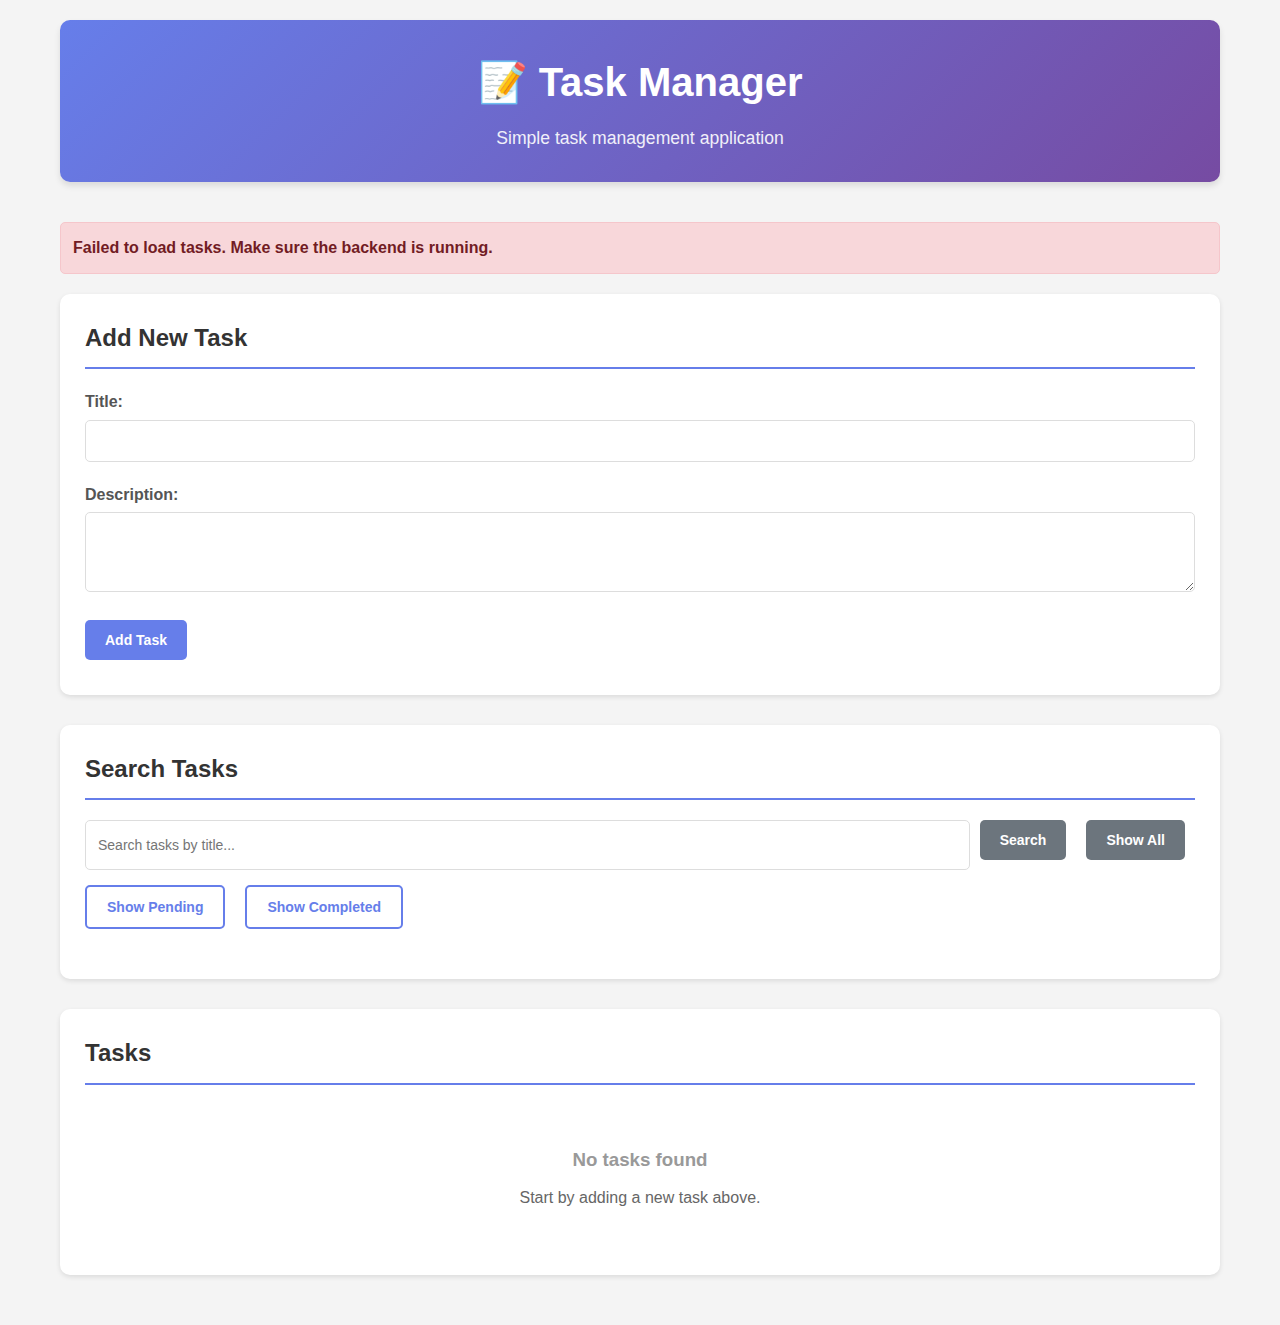
<file: frontend/index.html>
<!DOCTYPE html>
<html lang="en">
<head>
    <meta charset="UTF-8">
    <meta name="viewport" content="width=device-width, initial-scale=1.0">
    <title>Task Manager</title>
    <link rel="stylesheet" href="styles.css">
</head>
<body>
    <div class="container">
        <header>
            <h1>📝 Task Manager</h1>
            <p>Simple task management application</p>
        </header>

        <main>
            <!-- Add Task Form -->
            <section class="add-task-section">
                <h2>Add New Task</h2>
                <form id="task-form">
                    <div class="form-group">
                        <label for="task-title">Title:</label>
                        <input type="text" id="task-title" name="title" required>
                    </div>
                    <div class="form-group">
                        <label for="task-description">Description:</label>
                        <textarea id="task-description" name="description" rows="3"></textarea>
                    </div>
                    <button type="submit" class="btn btn-primary">Add Task</button>
                </form>
            </section>

            <!-- Search Tasks -->
            <section class="search-section">
                <h2>Search Tasks</h2>
                <div class="search-controls">
                    <input type="text" id="search-input" placeholder="Search tasks by title...">
                    <button id="search-btn" class="btn btn-secondary">Search</button>
                    <button id="show-all-btn" class="btn btn-secondary">Show All</button>
                </div>
                <div class="filter-controls">
                    <button id="show-pending-btn" class="btn btn-outline">Show Pending</button>
                    <button id="show-completed-btn" class="btn btn-outline">Show Completed</button>
                </div>
            </section>

            <!-- Tasks List -->
            <section class="tasks-section">
                <h2>Tasks</h2>
                <div id="tasks-container">
                    <div id="loading" class="loading">Loading tasks...</div>
                </div>
            </section>
        </main>
    </div>

    <!-- Edit Task Modal -->
    <div id="edit-modal" class="modal">
        <div class="modal-content">
            <span class="close">&times;</span>
            <h2>Edit Task</h2>
            <form id="edit-task-form">
                <input type="hidden" id="edit-task-id">
                <div class="form-group">
                    <label for="edit-task-title">Title:</label>
                    <input type="text" id="edit-task-title" name="title" required>
                </div>
                <div class="form-group">
                    <label for="edit-task-description">Description:</label>
                    <textarea id="edit-task-description" name="description" rows="3"></textarea>
                </div>
                <div class="form-group">
                    <label for="edit-task-completed">
                        <input type="checkbox" id="edit-task-completed" name="completed">
                        Completed
                    </label>
                </div>
                <button type="submit" class="btn btn-primary">Update Task</button>
                <button type="button" class="btn btn-secondary" onclick="closeEditModal()">Cancel</button>
            </form>
        </div>
    </div>

    <script src="script.js"></script>
</body>
</html>
</file>
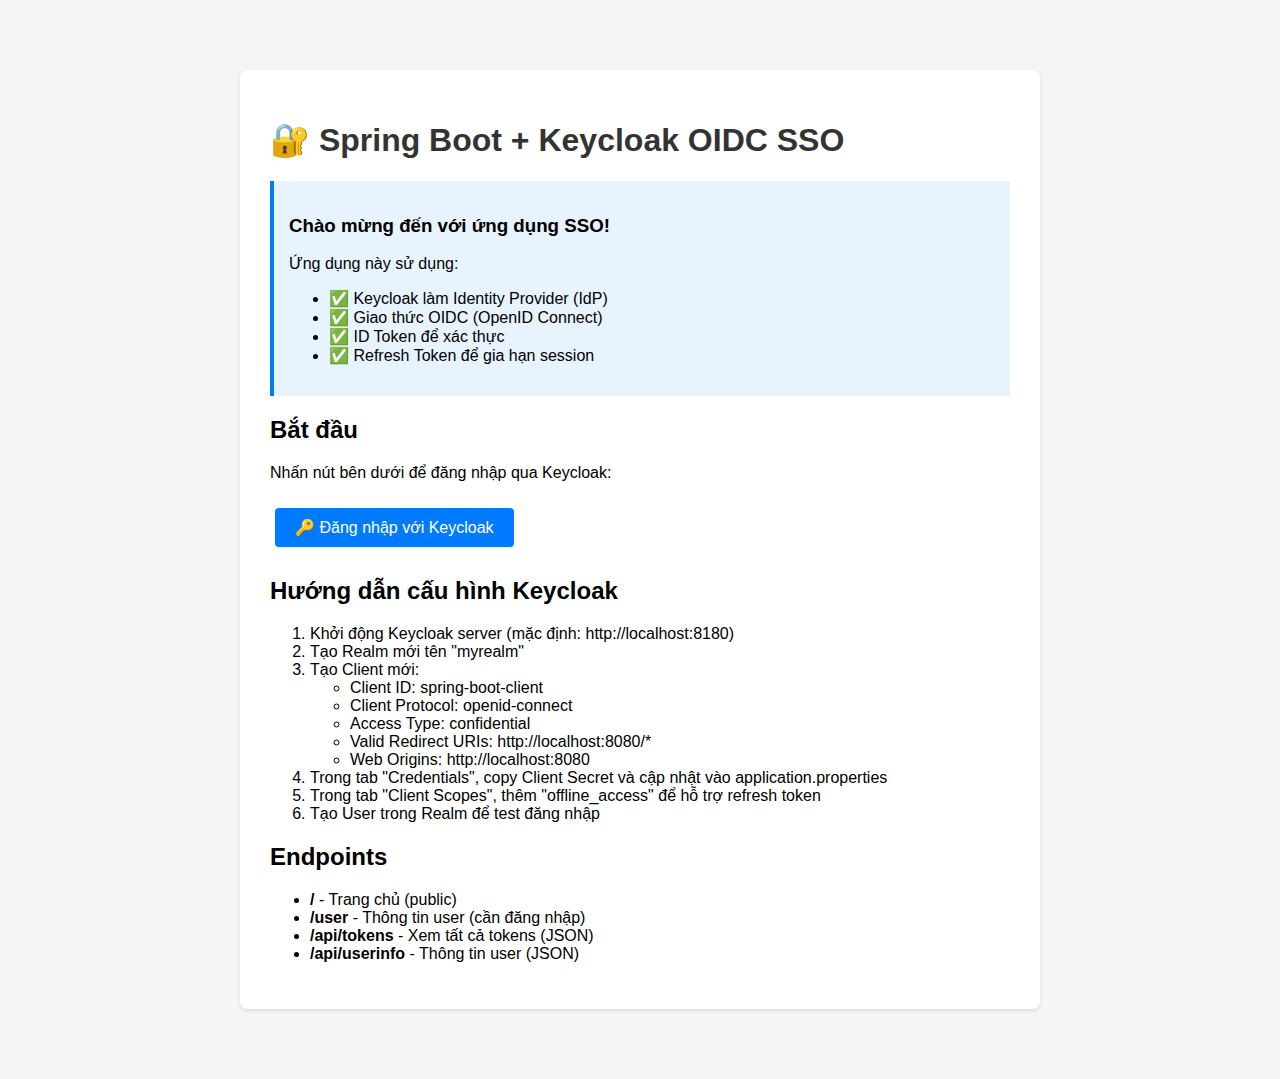
<file: assignment_4/src/main/resources/templates/index.html>
<!DOCTYPE html>
<html xmlns:th="http://www.thymeleaf.org">
<head>
    <meta charset="UTF-8">
    <meta name="viewport" content="width=device-width, initial-scale=1.0">
    <title>Spring Boot + Keycloak OIDC SSO</title>
    <style>
        body {
            font-family: Arial, sans-serif;
            max-width: 800px;
            margin: 50px auto;
            padding: 20px;
            background-color: #f5f5f5;
        }
        .container {
            background-color: white;
            padding: 30px;
            border-radius: 8px;
            box-shadow: 0 2px 4px rgba(0,0,0,0.1);
        }
        h1 {
            color: #333;
        }
        .btn {
            display: inline-block;
            padding: 10px 20px;
            margin: 10px 5px;
            background-color: #007bff;
            color: white;
            text-decoration: none;
            border-radius: 4px;
            border: none;
            cursor: pointer;
        }
        .btn:hover {
            background-color: #0056b3;
        }
        .info {
            background-color: #e7f3ff;
            padding: 15px;
            border-left: 4px solid #007bff;
            margin: 20px 0;
        }
    </style>
</head>
<body>
    <div class="container">
        <h1>🔐 Spring Boot + Keycloak OIDC SSO</h1>
        <div class="info">
            <h3>Chào mừng đến với ứng dụng SSO!</h3>
            <p>Ứng dụng này sử dụng:</p>
            <ul>
                <li>✅ Keycloak làm Identity Provider (IdP)</li>
                <li>✅ Giao thức OIDC (OpenID Connect)</li>
                <li>✅ ID Token để xác thực</li>
                <li>✅ Refresh Token để gia hạn session</li>
            </ul>
        </div>
        
        <h2>Bắt đầu</h2>
        <p>Nhấn nút bên dưới để đăng nhập qua Keycloak:</p>
        <a href="/oauth2/authorization/keycloak" class="btn">🔑 Đăng nhập với Keycloak</a>
        
        <h2>Hướng dẫn cấu hình Keycloak</h2>
        <ol>
            <li>Khởi động Keycloak server (mặc định: http://localhost:8180)</li>
            <li>Tạo Realm mới tên "myrealm"</li>
            <li>Tạo Client mới:
                <ul>
                    <li>Client ID: spring-boot-client</li>
                    <li>Client Protocol: openid-connect</li>
                    <li>Access Type: confidential</li>
                    <li>Valid Redirect URIs: http://localhost:8080/*</li>
                    <li>Web Origins: http://localhost:8080</li>
                </ul>
            </li>
            <li>Trong tab "Credentials", copy Client Secret và cập nhật vào application.properties</li>
            <li>Trong tab "Client Scopes", thêm "offline_access" để hỗ trợ refresh token</li>
            <li>Tạo User trong Realm để test đăng nhập</li>
        </ol>
        
        <h2>Endpoints</h2>
        <ul>
            <li><strong>/</strong> - Trang chủ (public)</li>
            <li><strong>/user</strong> - Thông tin user (cần đăng nhập)</li>
            <li><strong>/api/tokens</strong> - Xem tất cả tokens (JSON)</li>
            <li><strong>/api/userinfo</strong> - Thông tin user (JSON)</li>
        </ul>
    </div>
</body>
</html>
</file>
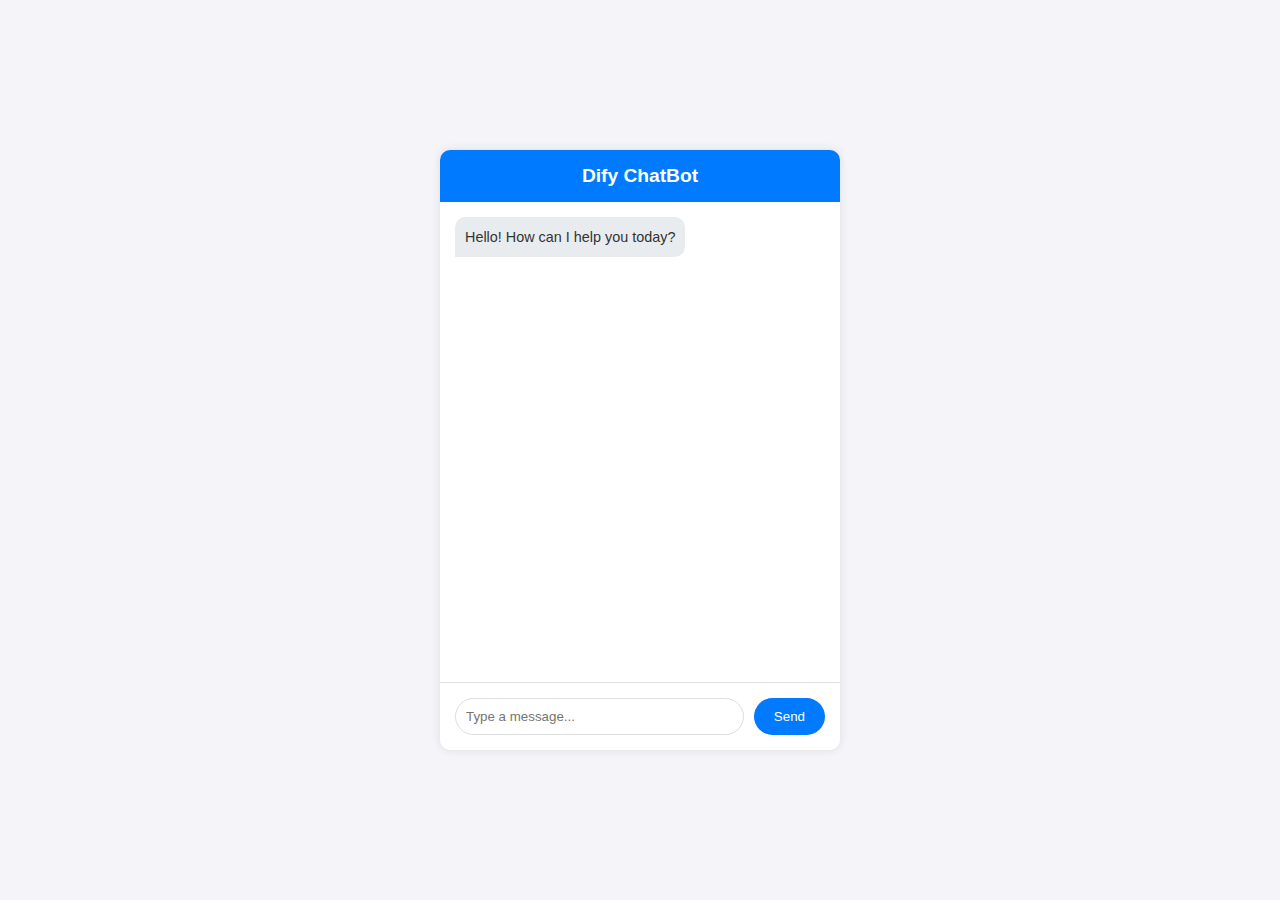
<file: assignment_9/src/main/resources/static/index.html>
<!DOCTYPE html>
<html lang="en">
<head>
    <meta charset="UTF-8">
    <meta name="viewport" content="width=device-width, initial-scale=1.0">
    <title>Dify ChatBot</title>
    <style>
        body {
            font-family: 'Segoe UI', Tahoma, Geneva, Verdana, sans-serif;
            background-color: #f4f4f9;
            display: flex;
            justify-content: center;
            align-items: center;
            height: 100vh;
            margin: 0;
        }
        .chat-container {
            width: 400px;
            height: 600px;
            background-color: #fff;
            border-radius: 10px;
            box-shadow: 0 0 10px rgba(0, 0, 0, 0.1);
            display: flex;
            flex-direction: column;
            overflow: hidden;
        }
        .chat-header {
            background-color: #007bff;
            color: #fff;
            padding: 15px;
            text-align: center;
            font-size: 1.2em;
            font-weight: bold;
        }
        .chat-messages {
            flex: 1;
            padding: 15px;
            overflow-y: auto;
            display: flex;
            flex-direction: column;
            gap: 10px;
        }
        .message {
            max-width: 80%;
            padding: 10px;
            border-radius: 10px;
            font-size: 0.9em;
            line-height: 1.4;
        }
        .message.user {
            align-self: flex-end;
            background-color: #007bff;
            color: #fff;
            border-bottom-right-radius: 0;
        }
        .message.bot {
            align-self: flex-start;
            background-color: #e9ecef;
            color: #333;
            border-bottom-left-radius: 0;
        }
        .input-area {
            padding: 15px;
            border-top: 1px solid #ddd;
            display: flex;
            gap: 10px;
        }
        input[type="text"] {
            flex: 1;
            padding: 10px;
            border: 1px solid #ddd;
            border-radius: 20px;
            outline: none;
        }
        button {
            padding: 10px 20px;
            background-color: #007bff;
            color: #fff;
            border: none;
            border-radius: 20px;
            cursor: pointer;
            transition: background-color 0.3s;
        }
        button:hover {
            background-color: #0056b3;
        }
        button:disabled {
            background-color: #ccc;
            cursor: not-allowed;
        }
    </style>
</head>
<body>

<div class="chat-container">
    <div class="chat-header">
        Dify ChatBot
    </div>
    <div class="chat-messages" id="chatMessages">
        <!-- Messages will appear here -->
        <div class="message bot">Hello! How can I help you today?</div>
    </div>
    <div class="input-area">
        <input type="text" id="messageInput" placeholder="Type a message..." onkeypress="handleKeyPress(event)">
        <button id="sendButton" onclick="sendMessage()">Send</button>
    </div>
</div>

<script>
    const chatMessages = document.getElementById('chatMessages');
    const messageInput = document.getElementById('messageInput');
    const sendButton = document.getElementById('sendButton');

    function handleKeyPress(event) {
        if (event.key === 'Enter') {
            sendMessage();
        }
    }

    async function sendMessage() {
        const message = messageInput.value.trim();
        if (!message) return;

        // Add user message
        addMessage(message, 'user');
        messageInput.value = '';
        messageInput.disabled = true;
        sendButton.disabled = true;

        try {
            const response = await fetch('/api/chat', {
                method: 'POST',
                headers: {
                    'Content-Type': 'application/json'
                },
                body: JSON.stringify({ message: message })
            });

            if (!response.ok) {
                throw new Error('Network response was not ok');
            }

            const data = await response.json();
            addMessage(data.response, 'bot');
        } catch (error) {
            console.error('Error:', error);
            addMessage('Sorry, something went wrong.', 'bot');
        } finally {
            messageInput.disabled = false;
            sendButton.disabled = false;
            messageInput.focus();
        }
    }

    function addMessage(text, sender) {
        const messageDiv = document.createElement('div');
        messageDiv.classList.add('message', sender);
        messageDiv.textContent = text;
        chatMessages.appendChild(messageDiv);
        chatMessages.scrollTop = chatMessages.scrollHeight;
    }
</script>

</body>
</html>
</file>
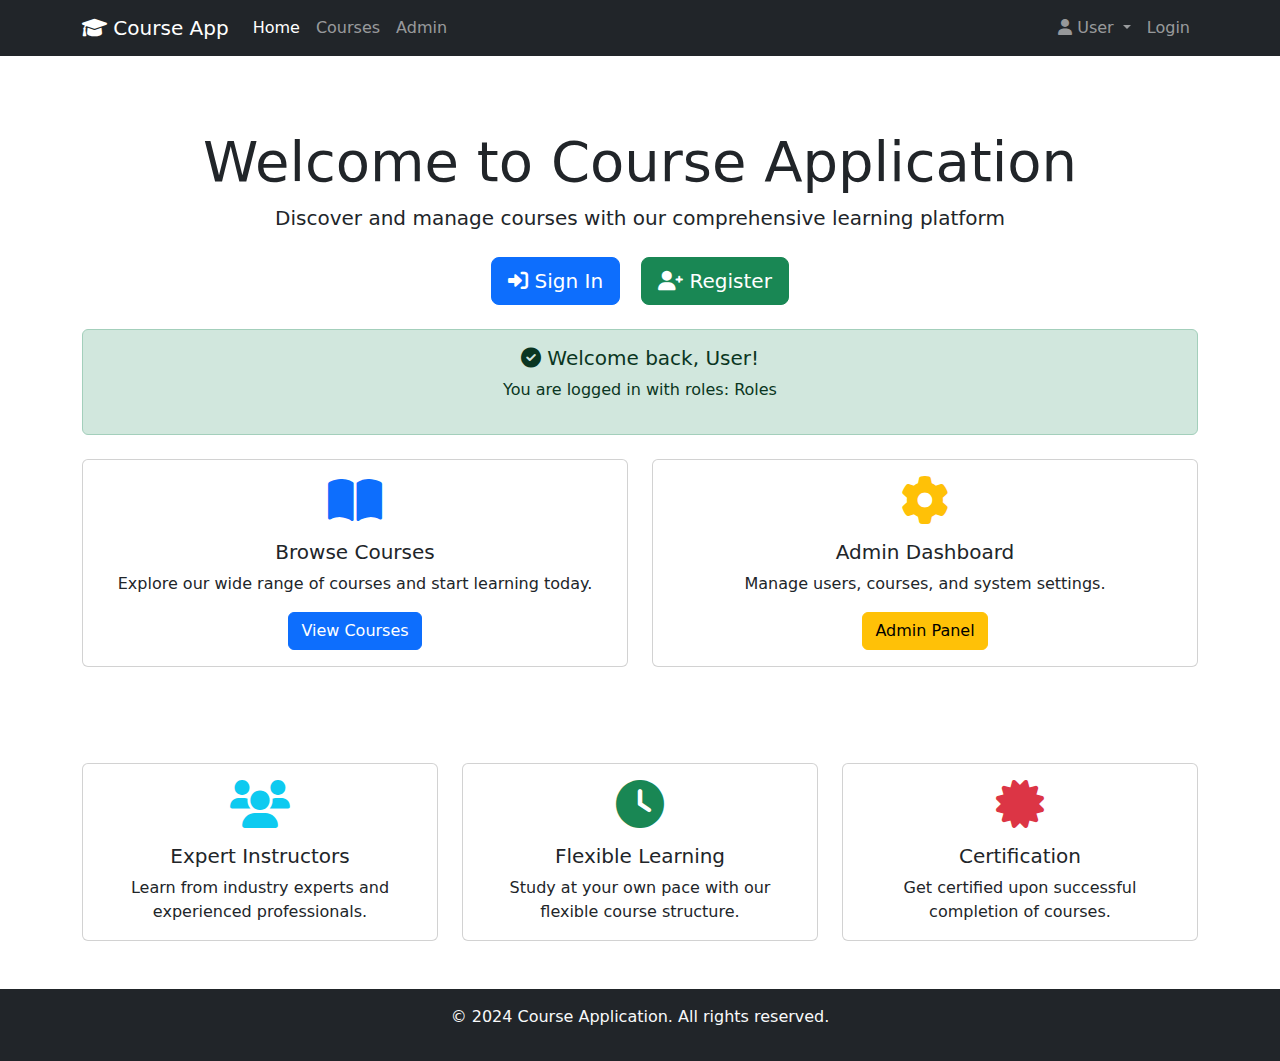
<file: src/main/resources/templates/home.html>
<!DOCTYPE html>
<html lang="en" xmlns:th="http://www.thymeleaf.org" xmlns:sec="http://www.thymeleaf.org/extras/spring-security">
<head>
    <meta charset="UTF-8">
    <meta name="viewport" content="width=device-width, initial-scale=1.0">
    <title>Home - Course Application</title>
    <link href="https://cdn.jsdelivr.net/npm/bootstrap@5.1.3/dist/css/bootstrap.min.css" rel="stylesheet">
    <link href="https://cdnjs.cloudflare.com/ajax/libs/font-awesome/6.0.0/css/all.min.css" rel="stylesheet">
</head>
<body>
    <nav class="navbar navbar-expand-lg navbar-dark bg-dark">
        <div class="container">
            <a class="navbar-brand" href="/">
                <i class="fas fa-graduation-cap"></i> Course App
            </a>
            
            <button class="navbar-toggler" type="button" data-bs-toggle="collapse" data-bs-target="#navbarNav">
                <span class="navbar-toggler-icon"></span>
            </button>
            
            <div class="collapse navbar-collapse" id="navbarNav">
                <ul class="navbar-nav me-auto">
                    <li class="nav-item">
                        <a class="nav-link active" href="/home">Home</a>
                    </li>
                    <li class="nav-item" sec:authorize="hasAnyRole('USER', 'ADMIN')">
                        <a class="nav-link" href="/courses">Courses</a>
                    </li>
                    <li class="nav-item" sec:authorize="hasRole('ADMIN')">
                        <a class="nav-link" href="/admin">Admin</a>
                    </li>
                </ul>
                
                <ul class="navbar-nav">
                    <li class="nav-item dropdown" sec:authorize="isAuthenticated()">
                        <a class="nav-link dropdown-toggle" href="#" id="navbarDropdown" role="button" data-bs-toggle="dropdown">
                            <i class="fas fa-user"></i> <span sec:authentication="name">User</span>
                        </a>
                        <ul class="dropdown-menu">
                            <li><hr class="dropdown-divider"></li>
                            <li>
                                <form th:action="@{/logout}" method="post" class="d-inline">
                                    <button type="submit" class="dropdown-item">Logout</button>
                                </form>
                            </li>
                        </ul>
                    </li>
                    <li class="nav-item" sec:authorize="!isAuthenticated()">
                        <a class="nav-link" href="/login">Login</a>
                    </li>
                </ul>
            </div>
        </div>
    </nav>

    <main class="container mt-4">
        <div class="hero-section text-center py-5">
            <h1 class="display-4">Welcome to Course Application</h1>
            <p class="lead">Discover and manage courses with our comprehensive learning platform</p>
            
            <div sec:authorize="!isAuthenticated()" class="mt-4">
                <a href="/login" class="btn btn-primary btn-lg me-3">
                    <i class="fas fa-sign-in-alt"></i> Sign In
                </a>
                <a href="/register" class="btn btn-success btn-lg">
                    <i class="fas fa-user-plus"></i> Register
                </a>
            </div>
            
            <div sec:authorize="isAuthenticated()" class="mt-4">
                <div class="alert alert-success">
                    <h5><i class="fas fa-check-circle"></i> Welcome back, <span sec:authentication="name">User</span>!</h5>
                    <p>You are logged in with roles: <span sec:authentication="authorities">Roles</span></p>
                </div>
                
                <div class="row mt-4">
                    <div class="col-md-6" sec:authorize="hasAnyRole('USER', 'ADMIN')">
                        <div class="card">
                            <div class="card-body text-center">
                                <i class="fas fa-book-open fa-3x text-primary mb-3"></i>
                                <h5 class="card-title">Browse Courses</h5>
                                <p class="card-text">Explore our wide range of courses and start learning today.</p>
                                <a href="/courses" class="btn btn-primary">View Courses</a>
                            </div>
                        </div>
                    </div>
                    
                    <div class="col-md-6" sec:authorize="hasRole('ADMIN')">
                        <div class="card">
                            <div class="card-body text-center">
                                <i class="fas fa-cog fa-3x text-warning mb-3"></i>
                                <h5 class="card-title">Admin Dashboard</h5>
                                <p class="card-text">Manage users, courses, and system settings.</p>
                                <a href="/admin" class="btn btn-warning">Admin Panel</a>
                            </div>
                        </div>
                    </div>
                </div>
            </div>
        </div>

        <div class="row mt-5">
            <div class="col-md-4">
                <div class="card h-100">
                    <div class="card-body text-center">
                        <i class="fas fa-users fa-3x text-info mb-3"></i>
                        <h5 class="card-title">Expert Instructors</h5>
                        <p class="card-text">Learn from industry experts and experienced professionals.</p>
                    </div>
                </div>
            </div>
            
            <div class="col-md-4">
                <div class="card h-100">
                    <div class="card-body text-center">
                        <i class="fas fa-clock fa-3x text-success mb-3"></i>
                        <h5 class="card-title">Flexible Learning</h5>
                        <p class="card-text">Study at your own pace with our flexible course structure.</p>
                    </div>
                </div>
            </div>
            
            <div class="col-md-4">
                <div class="card h-100">
                    <div class="card-body text-center">
                        <i class="fas fa-certificate fa-3x text-danger mb-3"></i>
                        <h5 class="card-title">Certification</h5>
                        <p class="card-text">Get certified upon successful completion of courses.</p>
                    </div>
                </div>
            </div>
        </div>
    </main>

    <footer class="bg-dark text-light text-center py-3 mt-5">
        <div class="container">
            <p>&copy; 2024 Course Application. All rights reserved.</p>
        </div>
    </footer>

    <script src="https://cdn.jsdelivr.net/npm/bootstrap@5.1.3/dist/js/bootstrap.bundle.min.js"></script>
</body>
</html>
</file>
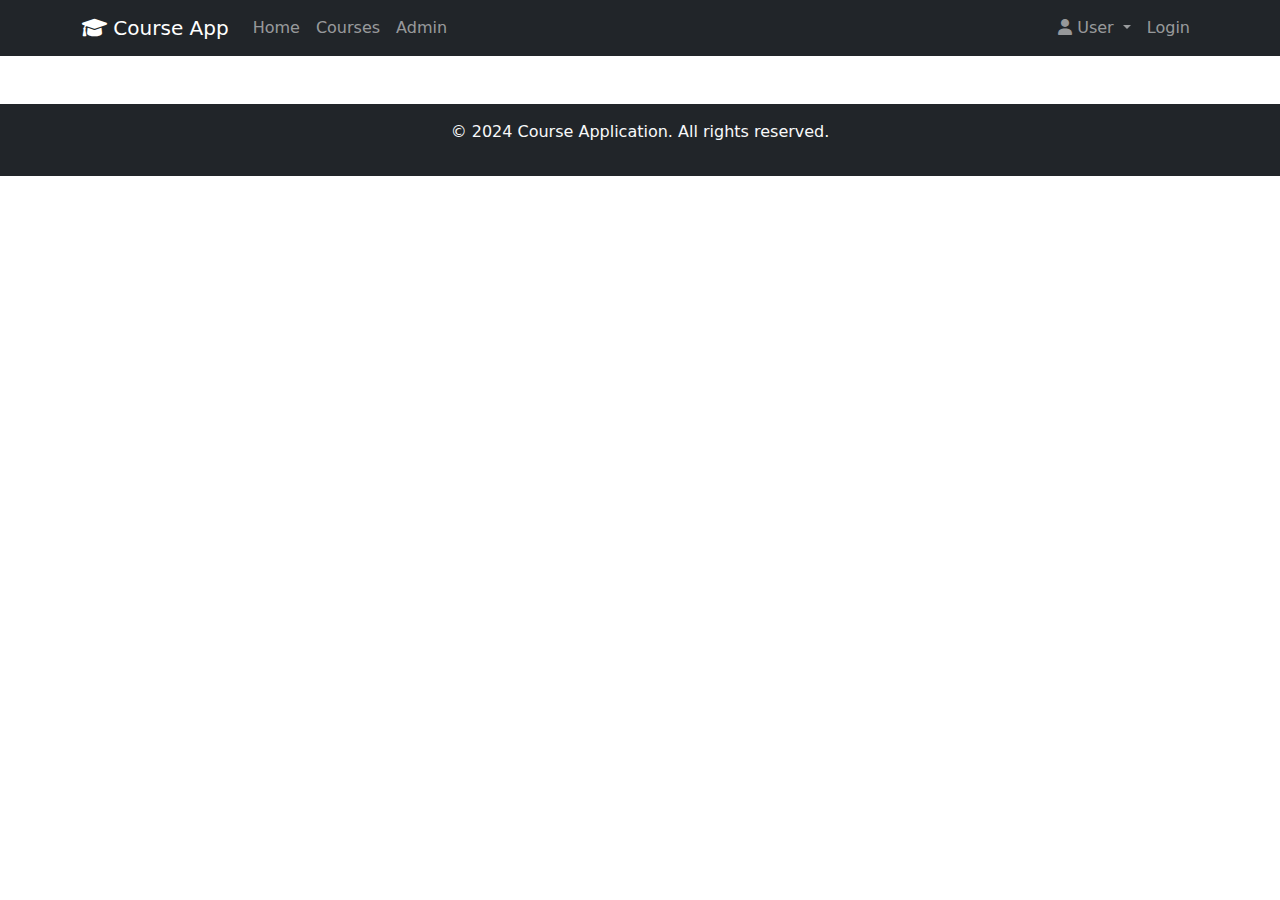
<file: src/main/resources/templates/layout.html>
<!DOCTYPE html>
<html lang="en" xmlns:th="http://www.thymeleaf.org" xmlns:sec="http://www.thymeleaf.org/extras/spring-security">
<head>
    <meta charset="UTF-8">
    <meta name="viewport" content="width=device-width, initial-scale=1.0">
    <title th:text="${title} ?: 'Course Application'">Course Application</title>
    <link href="https://cdn.jsdelivr.net/npm/bootstrap@5.1.3/dist/css/bootstrap.min.css" rel="stylesheet">
    <link href="https://cdnjs.cloudflare.com/ajax/libs/font-awesome/6.0.0/css/all.min.css" rel="stylesheet">
</head>
<body>
    <nav class="navbar navbar-expand-lg navbar-dark bg-dark">
        <div class="container">
            <a class="navbar-brand" href="/">
                <i class="fas fa-graduation-cap"></i> Course App
            </a>
            
            <button class="navbar-toggler" type="button" data-bs-toggle="collapse" data-bs-target="#navbarNav">
                <span class="navbar-toggler-icon"></span>
            </button>
            
            <div class="collapse navbar-collapse" id="navbarNav">
                <ul class="navbar-nav me-auto">
                    <li class="nav-item">
                        <a class="nav-link" href="/home">Home</a>
                    </li>
                    <li class="nav-item" sec:authorize="hasAnyRole('USER', 'ADMIN')">
                        <a class="nav-link" href="/courses">Courses</a>
                    </li>
                    <li class="nav-item" sec:authorize="hasRole('ADMIN')">
                        <a class="nav-link" href="/admin">Admin</a>
                    </li>
                </ul>
                
                <ul class="navbar-nav">
                    <li class="nav-item dropdown" sec:authorize="isAuthenticated()">
                        <a class="nav-link dropdown-toggle" href="#" id="navbarDropdown" role="button" data-bs-toggle="dropdown">
                            <i class="fas fa-user"></i> <span sec:authentication="name">User</span>
                        </a>
                        <ul class="dropdown-menu">
                            <li><a class="dropdown-item" href="/profile">Profile</a></li>
                            <li><hr class="dropdown-divider"></li>
                            <li>
                                <form th:action="@{/logout}" method="post" class="d-inline">
                                    <button type="submit" class="dropdown-item">Logout</button>
                                </form>
                            </li>
                        </ul>
                    </li>
                    <li class="nav-item" sec:authorize="!isAuthenticated()">
                        <a class="nav-link" href="/login">Login</a>
                    </li>
                </ul>
            </div>
        </div>
    </nav>

    <main class="container mt-4">
        <div th:fragment="content">
            <!-- Page content will be inserted here -->
        </div>
    </main>

    <footer class="bg-dark text-light text-center py-3 mt-5">
        <div class="container">
            <p>&copy; 2024 Course Application. All rights reserved.</p>
        </div>
    </footer>

    <script src="https://cdn.jsdelivr.net/npm/bootstrap@5.1.3/dist/js/bootstrap.bundle.min.js"></script>
</body>
</html>
</file>
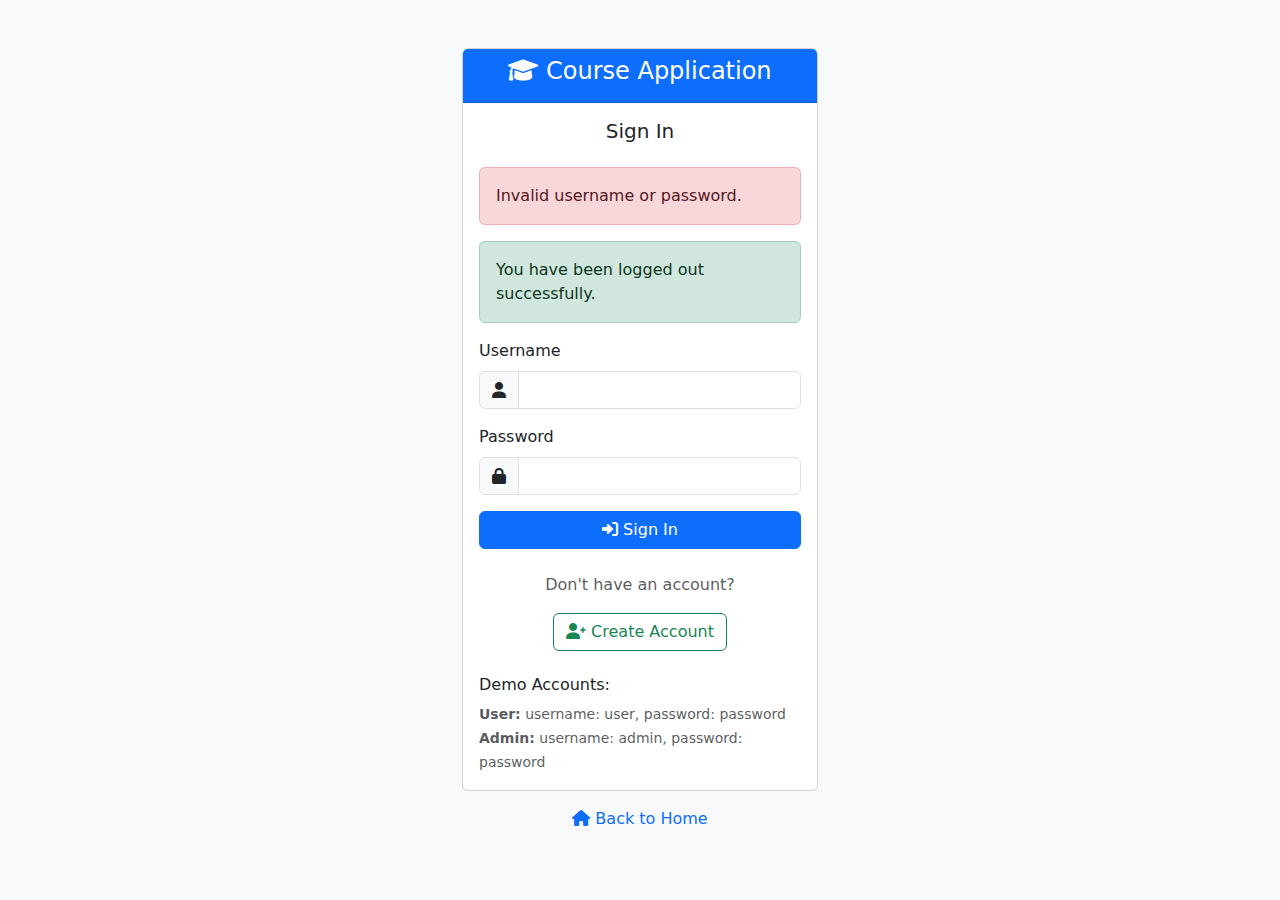
<file: src/main/resources/templates/login.html>
<!DOCTYPE html>
<html lang="en" xmlns:th="http://www.thymeleaf.org">
<head>
    <meta charset="UTF-8">
    <meta name="viewport" content="width=device-width, initial-scale=1.0">
    <title>Login - Course Application</title>
    <link href="https://cdn.jsdelivr.net/npm/bootstrap@5.1.3/dist/css/bootstrap.min.css" rel="stylesheet">
    <link href="https://cdnjs.cloudflare.com/ajax/libs/font-awesome/6.0.0/css/all.min.css" rel="stylesheet">
</head>
<body class="bg-light">
    <div class="container">
        <div class="row justify-content-center">
            <div class="col-md-6 col-lg-4">
                <div class="card mt-5">
                    <div class="card-header text-center bg-primary text-white">
                        <h4><i class="fas fa-graduation-cap"></i> Course Application</h4>
                    </div>
                    <div class="card-body">
                        <h5 class="card-title text-center mb-4">Sign In</h5>
                        
                        <div th:if="${param.error}" class="alert alert-danger">
                            Invalid username or password.
                        </div>
                        
                        <div th:if="${param.logout}" class="alert alert-success">
                            You have been logged out successfully.
                        </div>
                        
                        <form th:action="@{/login}" method="post">
                            <div class="mb-3">
                                <label for="username" class="form-label">Username</label>
                                <div class="input-group">
                                    <span class="input-group-text"><i class="fas fa-user"></i></span>
                                    <input type="text" class="form-control" id="username" name="username" required>
                                </div>
                            </div>
                            
                            <div class="mb-3">
                                <label for="password" class="form-label">Password</label>
                                <div class="input-group">
                                    <span class="input-group-text"><i class="fas fa-lock"></i></span>
                                    <input type="password" class="form-control" id="password" name="password" required>
                                </div>
                            </div>
                            
                            <div class="d-grid">
                                <button type="submit" class="btn btn-primary">
                                    <i class="fas fa-sign-in-alt"></i> Sign In
                                </button>
                            </div>
                        </form>
                        
                        <div class="text-center mt-4">
                            <p class="text-muted">Don't have an account?</p>
                            <a href="/register" class="btn btn-outline-success">
                                <i class="fas fa-user-plus"></i> Create Account
                            </a>
                        </div>
                        
                        <div class="mt-4">
                            <h6>Demo Accounts:</h6>
                            <small class="text-muted">
                                <strong>User:</strong> username: user, password: password<br>
                                <strong>Admin:</strong> username: admin, password: password
                            </small>
                        </div>
                    </div>
                </div>
                
                <div class="text-center mt-3">
                    <a href="/home" class="text-decoration-none">
                        <i class="fas fa-home"></i> Back to Home
                    </a>
                </div>
            </div>
        </div>
    </div>
    
    <script src="https://cdn.jsdelivr.net/npm/bootstrap@5.1.3/dist/js/bootstrap.bundle.min.js"></script>
</body>
</html>
</file>
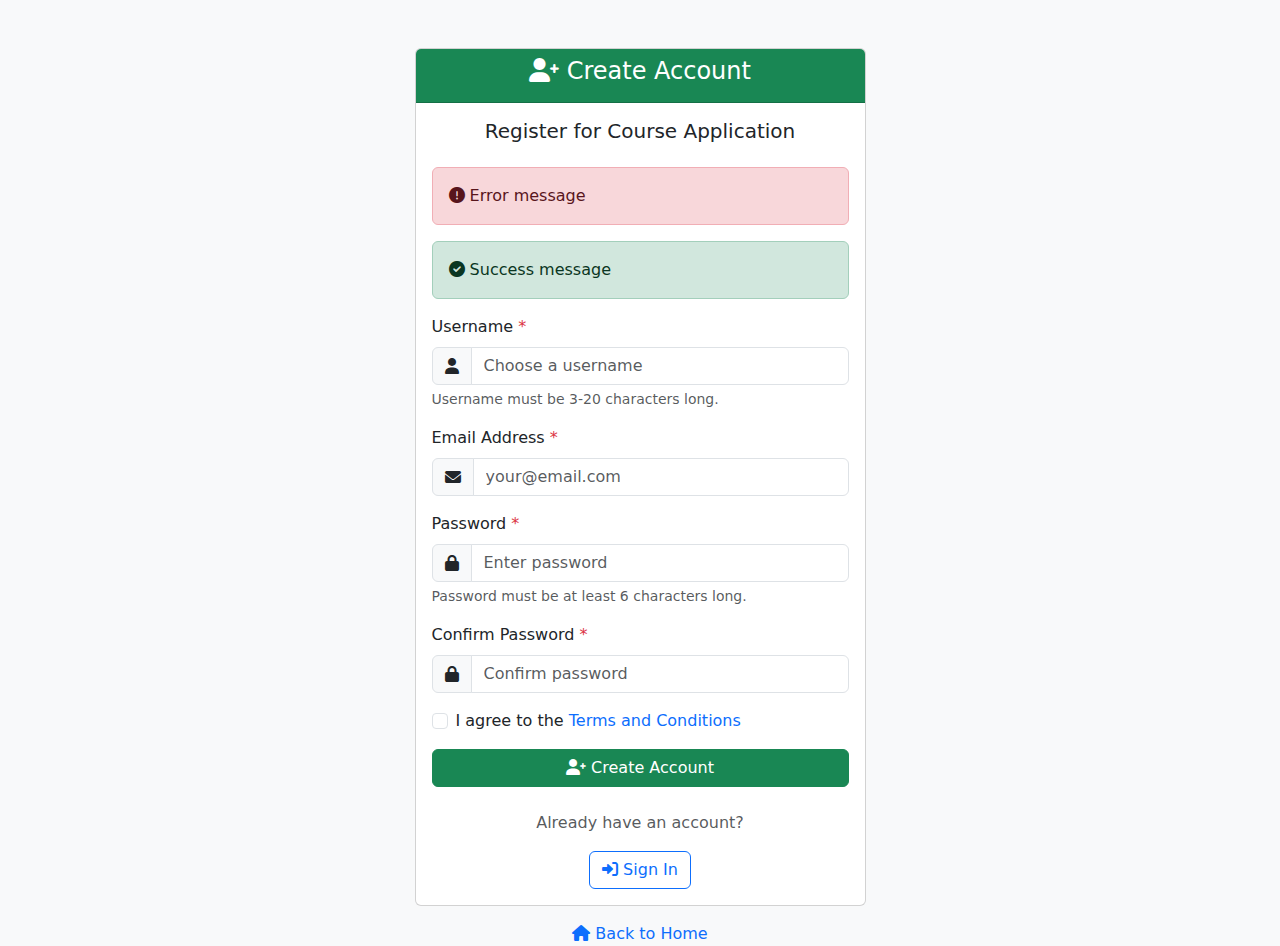
<file: src/main/resources/templates/register.html>
<!DOCTYPE html>
<html lang="en" xmlns:th="http://www.thymeleaf.org">
<head>
    <meta charset="UTF-8">
    <meta name="viewport" content="width=device-width, initial-scale=1.0">
    <title>Register - Course Application</title>
    <link href="https://cdn.jsdelivr.net/npm/bootstrap@5.1.3/dist/css/bootstrap.min.css" rel="stylesheet">
    <link href="https://cdnjs.cloudflare.com/ajax/libs/font-awesome/6.0.0/css/all.min.css" rel="stylesheet">
</head>
<body class="bg-light">
    <div class="container">
        <div class="row justify-content-center">
            <div class="col-md-6 col-lg-5">
                <div class="card mt-5">
                    <div class="card-header text-center bg-success text-white">
                        <h4><i class="fas fa-user-plus"></i> Create Account</h4>
                    </div>
                    <div class="card-body">
                        <h5 class="card-title text-center mb-4">Register for Course Application</h5>
                        
                        <!-- Error Message -->
                        <div th:if="${error}" class="alert alert-danger">
                            <i class="fas fa-exclamation-circle"></i> <span th:text="${error}">Error message</span>
                        </div>
                        
                        <!-- Success Message -->
                        <div th:if="${success}" class="alert alert-success">
                            <i class="fas fa-check-circle"></i> <span th:text="${success}">Success message</span>
                        </div>
                        
                        <form th:action="@{/register}" method="post" th:object="${user}">
                            <div class="mb-3">
                                <label for="username" class="form-label">Username <span class="text-danger">*</span></label>
                                <div class="input-group">
                                    <span class="input-group-text"><i class="fas fa-user"></i></span>
                                    <input type="text" class="form-control" id="username" th:field="*{username}" 
                                           placeholder="Choose a username" required minlength="3" maxlength="20">
                                </div>
                                <div class="form-text">Username must be 3-20 characters long.</div>
                            </div>
                            
                            <div class="mb-3">
                                <label for="email" class="form-label">Email Address <span class="text-danger">*</span></label>
                                <div class="input-group">
                                    <span class="input-group-text"><i class="fas fa-envelope"></i></span>
                                    <input type="email" class="form-control" id="email" th:field="*{email}" 
                                           placeholder="your@email.com" required>
                                </div>
                            </div>
                            
                            <div class="mb-3">
                                <label for="password" class="form-label">Password <span class="text-danger">*</span></label>
                                <div class="input-group">
                                    <span class="input-group-text"><i class="fas fa-lock"></i></span>
                                    <input type="password" class="form-control" id="password" th:field="*{password}" 
                                           placeholder="Enter password" required minlength="6">
                                </div>
                                <div class="form-text">Password must be at least 6 characters long.</div>
                            </div>
                            
                            <div class="mb-3">
                                <label for="confirmPassword" class="form-label">Confirm Password <span class="text-danger">*</span></label>
                                <div class="input-group">
                                    <span class="input-group-text"><i class="fas fa-lock"></i></span>
                                    <input type="password" class="form-control" id="confirmPassword" name="confirmPassword" 
                                           placeholder="Confirm password" required minlength="6">
                                </div>
                            </div>
                            
                            <div class="mb-3 form-check">
                                <input type="checkbox" class="form-check-input" id="terms" required>
                                <label class="form-check-label" for="terms">
                                    I agree to the <a href="#" class="text-decoration-none">Terms and Conditions</a>
                                </label>
                            </div>
                            
                            <div class="d-grid">
                                <button type="submit" class="btn btn-success">
                                    <i class="fas fa-user-plus"></i> Create Account
                                </button>
                            </div>
                        </form>
                        
                        <div class="text-center mt-4">
                            <p class="text-muted">Already have an account?</p>
                            <a href="/login" class="btn btn-outline-primary">
                                <i class="fas fa-sign-in-alt"></i> Sign In
                            </a>
                        </div>
                    </div>
                </div>
                
                <div class="text-center mt-3">
                    <a href="/home" class="text-decoration-none">
                        <i class="fas fa-home"></i> Back to Home
                    </a>
                </div>
            </div>
        </div>
    </div>
    
    <script src="https://cdn.jsdelivr.net/npm/bootstrap@5.1.3/dist/js/bootstrap.bundle.min.js"></script>
    
    <!-- Password confirmation validation -->
    <script>
        document.getElementById('confirmPassword').addEventListener('input', function() {
            const password = document.getElementById('password').value;
            const confirmPassword = this.value;
            
            if (password !== confirmPassword) {
                this.setCustomValidity('Passwords do not match');
            } else {
                this.setCustomValidity('');
            }
        });
        
        document.getElementById('password').addEventListener('input', function() {
            const confirmPassword = document.getElementById('confirmPassword');
            confirmPassword.dispatchEvent(new Event('input'));
        });
    </script>
</body>
</html>
</file>
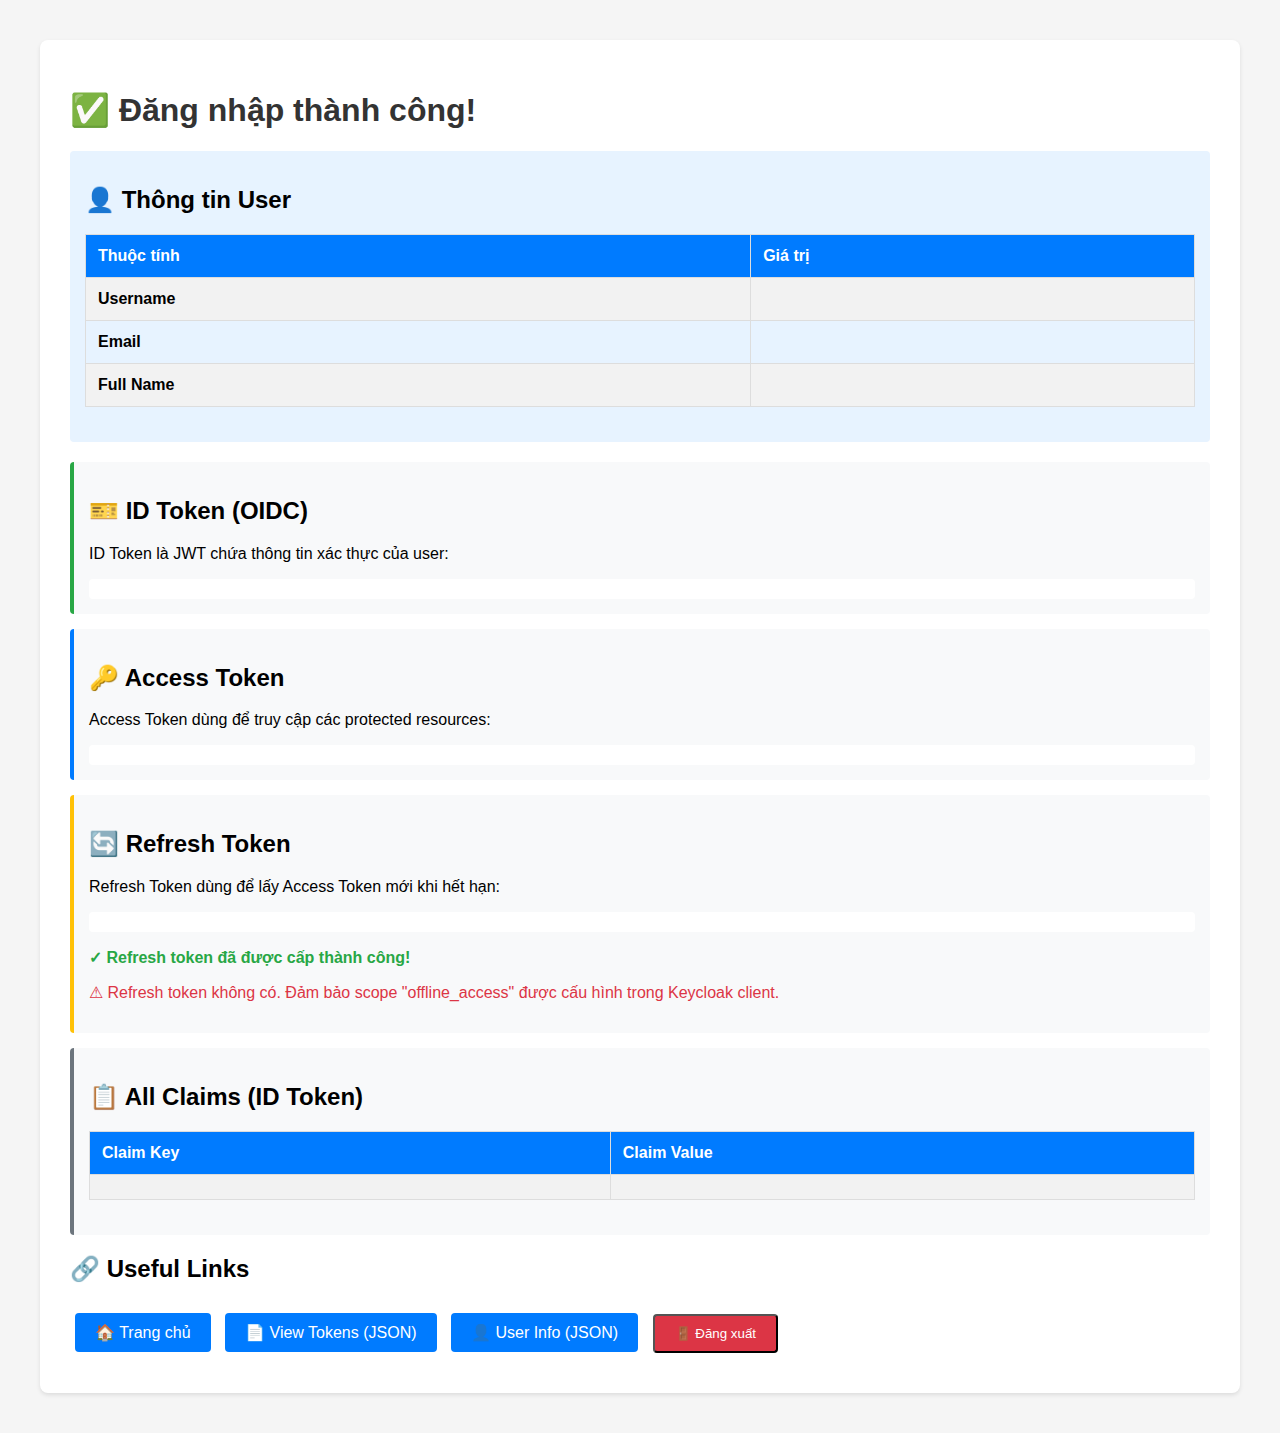
<file: assignment_4/src/main/resources/templates/user.html>
<!DOCTYPE html>
<html xmlns:th="http://www.thymeleaf.org"
      xmlns:sec="http://www.thymeleaf.org/extras/spring-security">
<head>
    <meta charset="UTF-8">
    <meta name="viewport" content="width=device-width, initial-scale=1.0">
    <title>User Information</title>
    <style>
        body {
            font-family: Arial, sans-serif;
            max-width: 1200px;
            margin: 20px auto;
            padding: 20px;
            background-color: #f5f5f5;
        }
        .container {
            background-color: white;
            padding: 30px;
            border-radius: 8px;
            box-shadow: 0 2px 4px rgba(0,0,0,0.1);
        }
        h1 {
            color: #333;
        }
        .user-info {
            background-color: #e7f3ff;
            padding: 15px;
            border-radius: 4px;
            margin: 20px 0;
        }
        .token-box {
            background-color: #f8f9fa;
            padding: 15px;
            border-radius: 4px;
            margin: 15px 0;
            border-left: 4px solid #28a745;
        }
        .token-value {
            word-break: break-all;
            background-color: #fff;
            padding: 10px;
            border-radius: 4px;
            font-family: monospace;
            font-size: 12px;
            max-height: 150px;
            overflow-y: auto;
        }
        .btn {
            display: inline-block;
            padding: 10px 20px;
            margin: 10px 5px;
            background-color: #007bff;
            color: white;
            text-decoration: none;
            border-radius: 4px;
        }
        .btn-danger {
            background-color: #dc3545;
        }
        .btn:hover {
            opacity: 0.9;
        }
        table {
            width: 100%;
            border-collapse: collapse;
            margin: 20px 0;
        }
        table, th, td {
            border: 1px solid #ddd;
        }
        th, td {
            padding: 12px;
            text-align: left;
        }
        th {
            background-color: #007bff;
            color: white;
        }
        tr:nth-child(even) {
            background-color: #f2f2f2;
        }
        .success {
            color: #28a745;
            font-weight: bold;
        }
    </style>
</head>
<body>
    <div class="container">
        <h1>✅ Đăng nhập thành công!</h1>
        
        <div class="user-info">
            <h2>👤 Thông tin User</h2>
            <table>
                <tr>
                    <th>Thuộc tính</th>
                    <th>Giá trị</th>
                </tr>
                <tr>
                    <td><strong>Username</strong></td>
                    <td th:text="${username}"></td>
                </tr>
                <tr>
                    <td><strong>Email</strong></td>
                    <td th:text="${email}"></td>
                </tr>
                <tr>
                    <td><strong>Full Name</strong></td>
                    <td th:text="${name}"></td>
                </tr>
            </table>
        </div>

        <div class="token-box">
            <h2>🎫 ID Token (OIDC)</h2>
            <p>ID Token là JWT chứa thông tin xác thực của user:</p>
            <div class="token-value" th:text="${idToken}"></div>
        </div>

        <div class="token-box" style="border-left-color: #007bff;">
            <h2>🔑 Access Token</h2>
            <p>Access Token dùng để truy cập các protected resources:</p>
            <div class="token-value" th:text="${accessToken}"></div>
        </div>

        <div class="token-box" style="border-left-color: #ffc107;">
            <h2>🔄 Refresh Token</h2>
            <p>Refresh Token dùng để lấy Access Token mới khi hết hạn:</p>
            <div class="token-value" th:text="${refreshToken}"></div>
            <p class="success" th:if="${refreshToken != 'N/A'}">✓ Refresh token đã được cấp thành công!</p>
            <p th:if="${refreshToken == 'N/A'}" style="color: #dc3545;">
                ⚠ Refresh token không có. Đảm bảo scope "offline_access" được cấu hình trong Keycloak client.
            </p>
        </div>

        <div class="token-box" style="border-left-color: #6c757d;">
            <h2>📋 All Claims (ID Token)</h2>
            <table>
                <tr>
                    <th>Claim Key</th>
                    <th>Claim Value</th>
                </tr>
                <tr th:each="entry : ${claims}">
                    <td th:text="${entry.key}"></td>
                    <td th:text="${entry.value}"></td>
                </tr>
            </table>
        </div>

        <h2>🔗 Useful Links</h2>
        <a href="/" class="btn">🏠 Trang chủ</a>
        <a href="/api/tokens" class="btn" target="_blank">📄 View Tokens (JSON)</a>
        <a href="/api/userinfo" class="btn" target="_blank">👤 User Info (JSON)</a>
        <form th:action="@{/logout}" method="post" style="display: inline;">
            <button type="submit" class="btn btn-danger">🚪 Đăng xuất</button>
        </form>
    </div>
</body>
</html>
</file>
<file: frontend/styles.css>
/* Reset and base styles */
* {
    margin: 0;
    padding: 0;
    box-sizing: border-box;
}

body {
    font-family: 'Segoe UI', Tahoma, Geneva, Verdana, sans-serif;
    line-height: 1.6;
    color: #333;
    background-color: #f4f4f4;
}

.container {
    max-width: 1200px;
    margin: 0 auto;
    padding: 20px;
}

/* Header */
header {
    text-align: center;
    margin-bottom: 40px;
    background: linear-gradient(135deg, #667eea 0%, #764ba2 100%);
    color: white;
    padding: 30px;
    border-radius: 10px;
    box-shadow: 0 4px 6px rgba(0, 0, 0, 0.1);
}

header h1 {
    font-size: 2.5rem;
    margin-bottom: 10px;
}

header p {
    font-size: 1.1rem;
    opacity: 0.9;
}

/* Sections */
section {
    background: white;
    margin-bottom: 30px;
    padding: 25px;
    border-radius: 10px;
    box-shadow: 0 2px 5px rgba(0, 0, 0, 0.1);
}

section h2 {
    margin-bottom: 20px;
    color: #333;
    border-bottom: 2px solid #667eea;
    padding-bottom: 10px;
}

/* Form styles */
.form-group {
    margin-bottom: 20px;
}

label {
    display: block;
    margin-bottom: 5px;
    font-weight: 600;
    color: #555;
}

input[type="text"],
textarea {
    width: 100%;
    padding: 12px;
    border: 1px solid #ddd;
    border-radius: 5px;
    font-size: 14px;
    transition: border-color 0.3s ease;
}

input[type="text"]:focus,
textarea:focus {
    outline: none;
    border-color: #667eea;
    box-shadow: 0 0 0 2px rgba(102, 126, 234, 0.2);
}

textarea {
    resize: vertical;
    min-height: 80px;
}

/* Buttons */
.btn {
    padding: 12px 20px;
    border: none;
    border-radius: 5px;
    cursor: pointer;
    font-size: 14px;
    font-weight: 600;
    text-decoration: none;
    display: inline-block;
    transition: all 0.3s ease;
    margin-right: 10px;
    margin-bottom: 10px;
}

.btn-primary {
    background-color: #667eea;
    color: white;
}

.btn-primary:hover {
    background-color: #5a6fd8;
    transform: translateY(-1px);
}

.btn-secondary {
    background-color: #6c757d;
    color: white;
}

.btn-secondary:hover {
    background-color: #5a6268;
}

.btn-outline {
    background-color: transparent;
    color: #667eea;
    border: 2px solid #667eea;
}

.btn-outline:hover {
    background-color: #667eea;
    color: white;
}

.btn-danger {
    background-color: #dc3545;
    color: white;
}

.btn-danger:hover {
    background-color: #c82333;
}

.btn-success {
    background-color: #28a745;
    color: white;
}

.btn-success:hover {
    background-color: #218838;
}

/* Search and filter controls */
.search-controls,
.filter-controls {
    display: flex;
    gap: 10px;
    margin-bottom: 15px;
    flex-wrap: wrap;
}

#search-input {
    flex: 1;
    min-width: 200px;
}

/* Task items */
.task-item {
    background: #f8f9fa;
    border: 1px solid #e9ecef;
    border-radius: 8px;
    padding: 20px;
    margin-bottom: 15px;
    transition: all 0.3s ease;
}

.task-item:hover {
    box-shadow: 0 2px 8px rgba(0, 0, 0, 0.1);
    transform: translateY(-1px);
}

.task-item.completed {
    opacity: 0.7;
    background-color: #d4edda;
    border-color: #c3e6cb;
}

.task-header {
    display: flex;
    justify-content: space-between;
    align-items: flex-start;
    margin-bottom: 10px;
}

.task-title {
    font-size: 1.2rem;
    font-weight: 600;
    color: #333;
    margin-bottom: 5px;
}

.task-title.completed {
    text-decoration: line-through;
    color: #6c757d;
}

.task-status {
    padding: 4px 8px;
    border-radius: 12px;
    font-size: 0.8rem;
    font-weight: 600;
}

.status-pending {
    background-color: #fff3cd;
    color: #856404;
}

.status-completed {
    background-color: #d4edda;
    color: #155724;
}

.task-description {
    color: #666;
    margin-bottom: 15px;
    line-height: 1.5;
}

.task-actions {
    display: flex;
    gap: 10px;
    flex-wrap: wrap;
}

.task-actions .btn {
    margin-right: 0;
    padding: 8px 12px;
    font-size: 12px;
}

/* Loading and empty states */
.loading {
    text-align: center;
    padding: 40px;
    color: #666;
    font-style: italic;
}

.empty-state {
    text-align: center;
    padding: 40px;
    color: #666;
}

.empty-state h3 {
    margin-bottom: 10px;
    color: #999;
}

/* Modal styles */
.modal {
    display: none;
    position: fixed;
    z-index: 1000;
    left: 0;
    top: 0;
    width: 100%;
    height: 100%;
    background-color: rgba(0, 0, 0, 0.5);
}

.modal-content {
    background-color: white;
    margin: 5% auto;
    padding: 30px;
    border-radius: 10px;
    width: 90%;
    max-width: 500px;
    position: relative;
}

.close {
    position: absolute;
    right: 15px;
    top: 15px;
    color: #aaa;
    float: right;
    font-size: 28px;
    font-weight: bold;
    cursor: pointer;
}

.close:hover,
.close:focus {
    color: #000;
}

/* Responsive design */
@media (max-width: 768px) {
    .container {
        padding: 10px;
    }
    
    header h1 {
        font-size: 2rem;
    }
    
    .search-controls,
    .filter-controls {
        flex-direction: column;
    }
    
    .task-header {
        flex-direction: column;
        align-items: flex-start;
    }
    
    .task-actions {
        margin-top: 10px;
    }
    
    .modal-content {
        margin: 10% auto;
        width: 95%;
    }
}

/* Success and error messages */
.message {
    padding: 12px;
    border-radius: 5px;
    margin-bottom: 20px;
    font-weight: 600;
}

.message.success {
    background-color: #d4edda;
    color: #155724;
    border: 1px solid #c3e6cb;
}

.message.error {
    background-color: #f8d7da;
    color: #721c24;
    border: 1px solid #f5c6cb;
}
</file>
